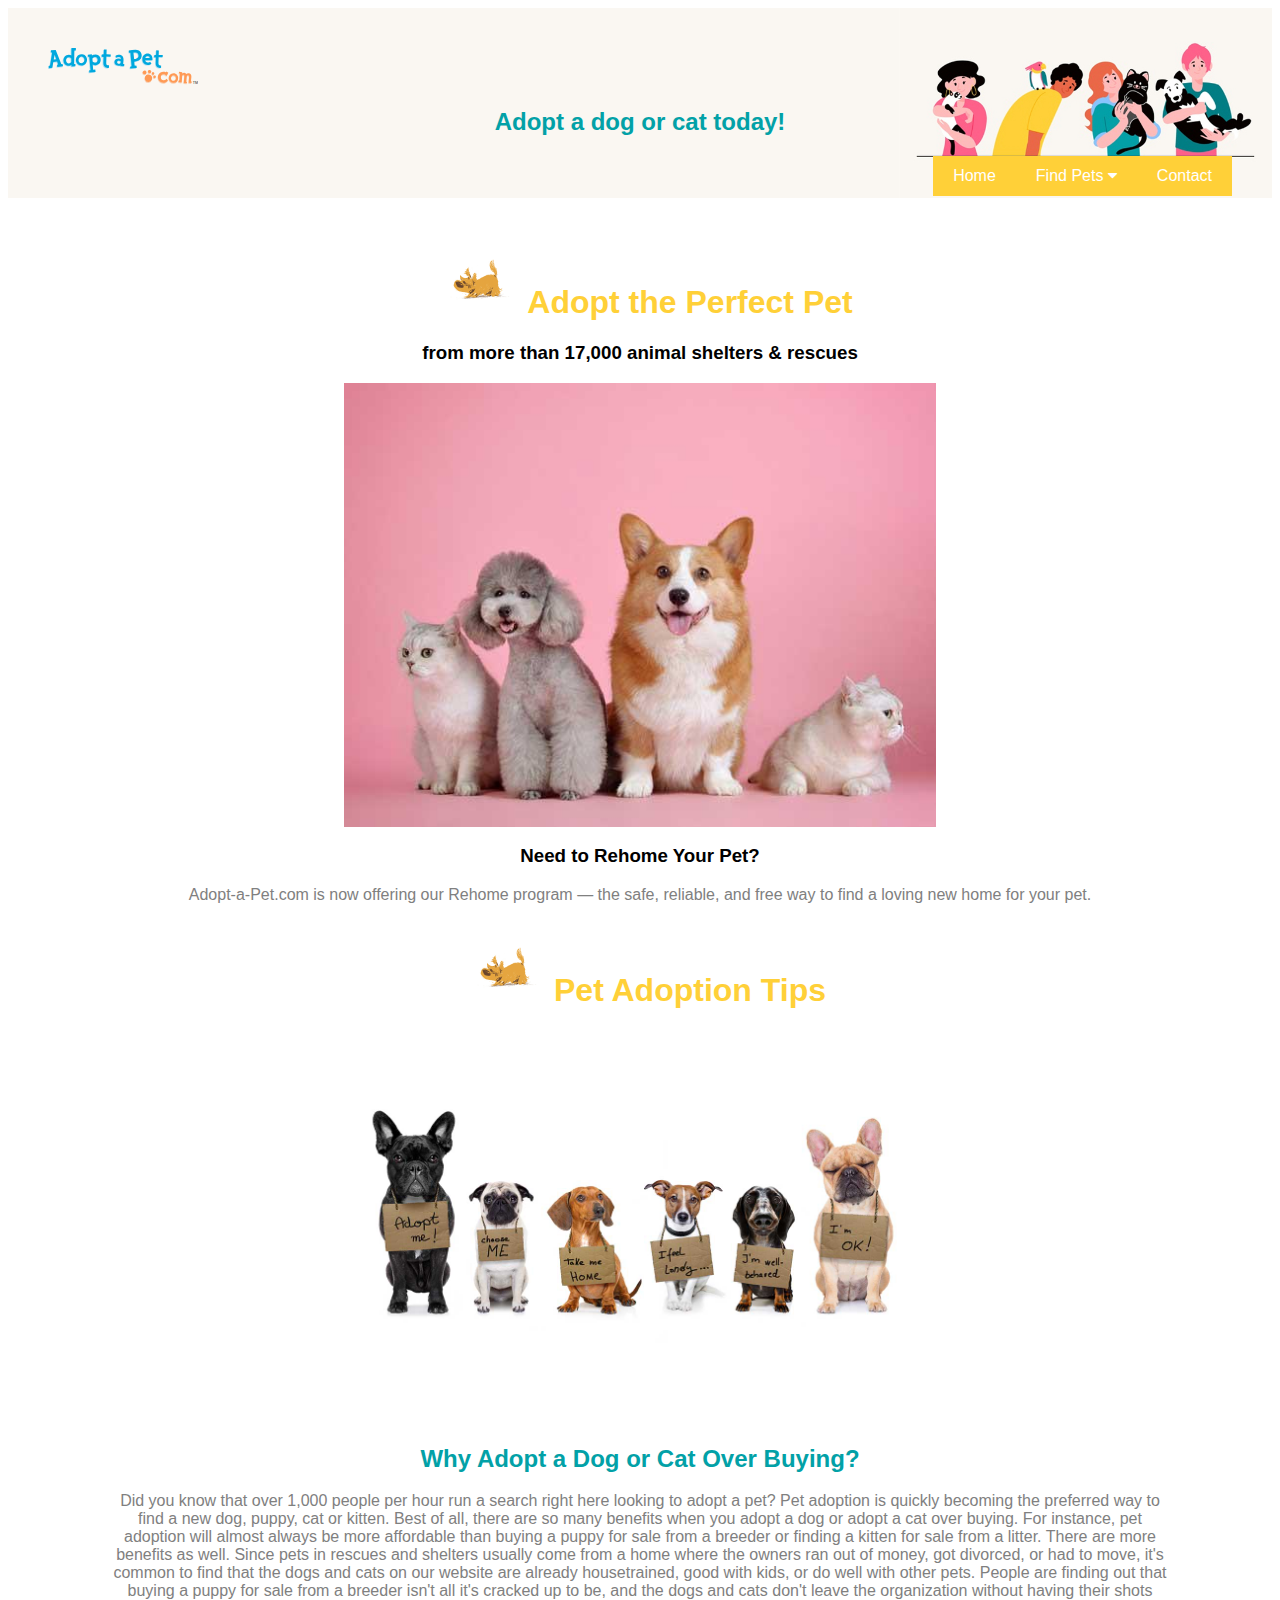
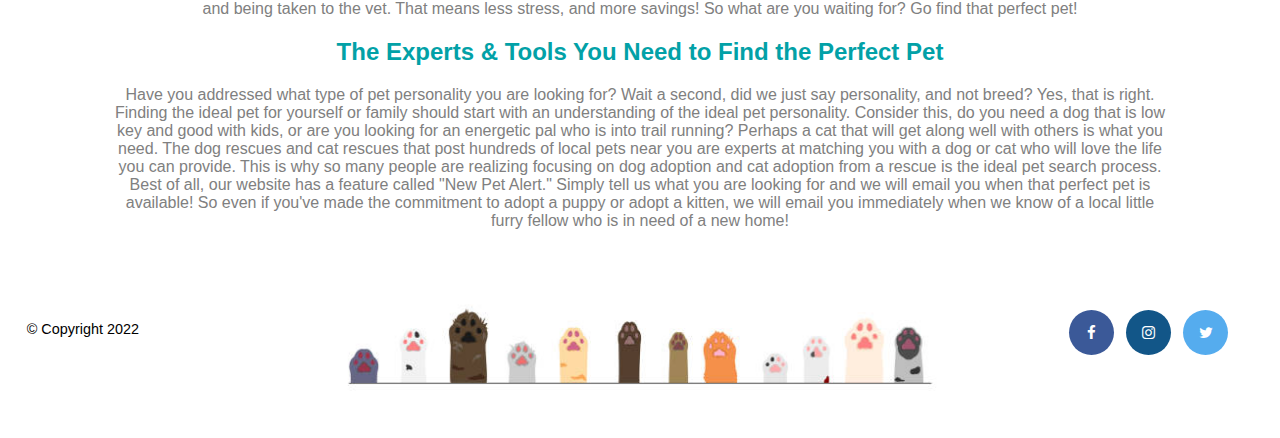
<file: index.html>
<!DOCTYPE html>
<html lang="en">
  <head>
    <meta charset="UTF-8" />
    <meta http-equiv="X-UA-Compatible" content="IE=edge" />
    <meta name="viewport" content="width=device-width, initial-scale=1.0" />
    <title>Index</title>
    <link
      rel="stylesheet"
      href="https://cdnjs.cloudflare.com/ajax/libs/font-awesome/4.7.0/css/font-awesome.min.css"
    />
    <link rel="stylesheet" href="styles.css" />
  </head>
  <body>
    <!-- Container to wrap everything-->
    <div id="container">
      <!-- Brand of Website-->
      <header>
        <!-- Logo Image -->
        <div class="logo">
          <img src="images/logo.svg" alt="Adopt a Pet Logo" width="150" />
        </div>
        <h2>Adopt a dog or cat today!</h2>
        <!-- Main Navigation-->
       <div class="navbar">
        <a href="contact.html">Contact</a>
          <div class="dropdown">
            <button class="dropbtn" onclick="myFunction()">
              Find Pets
              <i class="fa fa-caret-down"></i>
            </button>
            <div class="dropdown-content" id="myDropdown">
              <a href="findpets.html">Feature Pets</a>
              <a href="dog-gallery.html">Adopt a Dog</a>
               <a href="cat-gallery.html">Adopt a Cat</a>
            </div>
          </div> 

         <a class="active" href="index.html">Home</a>
         </ul>
        </div>

        <!-- End Navigation-->
      </header>
      <!-- End Header -->

      <!-- Main Content-->
      <main id="indexpage">
        <h1>Adopt the Perfect Pet</h1>
        <h3>from more than 17,000 animal shelters & rescues</h3>
        <img
          src="images/pets.jpeg"
          alt="Two Cute Dogs and Two Pretty Cats"
          width="500"
        />
        <h3>Need to Rehome Your Pet?</h3>
        <p>
          Adopt-a-Pet.com is now offering our Rehome program — the safe,
          reliable, and free way to find a loving new home for your pet.
        </p>
        <div class="tips">
          <h1>Pet Adoption Tips</h1>
          <img
            src="images/adopt-a-pet.jpeg"
            alt="Pets that Need Adoption"
            width="500"
          />
          <h2>Why Adopt a Dog or Cat Over Buying?</h2>
          <p>
            Did you know that over 1,000 people per hour run a search right here
            looking to adopt a pet? Pet adoption is quickly becoming the
            preferred way to find a new dog, puppy, cat or kitten. Best of all,
            there are so many benefits when you adopt a dog or adopt a cat over
            buying. For instance, pet adoption will almost always be more
            affordable than buying a puppy for sale from a breeder or finding a
            kitten for sale from a litter. There are more benefits as well.
            Since pets in rescues and shelters usually come from a home where
            the owners ran out of money, got divorced, or had to move, it's
            common to find that the dogs and cats on our website are already
            housetrained, good with kids, or do well with other pets. People are
            finding out that buying a puppy for sale from a breeder isn't all
            it's cracked up to be, and the dogs and cats don't leave the
            organization without having their shots and being taken to the vet.
            That means less stress, and more savings! So what are you waiting
            for? Go find that perfect pet!
          </p>
          <h2>The Experts & Tools You Need to Find the Perfect Pet</h2>
          <p>
            Have you addressed what type of pet personality you are looking for?
            Wait a second, did we just say personality, and not breed? Yes, that
            is right. Finding the ideal pet for yourself or family should start
            with an understanding of the ideal pet personality. Consider this,
            do you need a dog that is low key and good with kids, or are you
            looking for an energetic pal who is into trail running? Perhaps a
            cat that will get along well with others is what you need. The dog
            rescues and cat rescues that post hundreds of local pets near you
            are experts at matching you with a dog or cat who will love the life
            you can provide. This is why so many people are realizing focusing
            on dog adoption and cat adoption from a rescue is the ideal pet
            search process. Best of all, our website has a feature called "New
            Pet Alert." Simply tell us what you are looking for and we will
            email you when that perfect pet is available! So even if you've made
            the commitment to adopt a puppy or adopt a kitten, we will email you
            immediately when we know of a local little furry fellow who is in
            need of a new home!
          </p>
        </div>
      </main>
      <!-- End Main Contact-->

      <!-- Footer Information-->
      <footer>
        <div id="nondisclaimer">
          <div class="copy">&copy; Copyright 2022</div>

          <div class="social">
            <a href="#" class="fa fa-facebook"></a>
            <a href="#" class="fa fa-instagram"></a>
            <a href="#" class="fa fa-twitter"></a>
          </div>
        </div>
      </footer>
    </div>
    <!-- End Container-->
    <!-- Javascript -->
    <script src="js code/droptown-menu.js"> </script>
  </body>
</html>
</file>
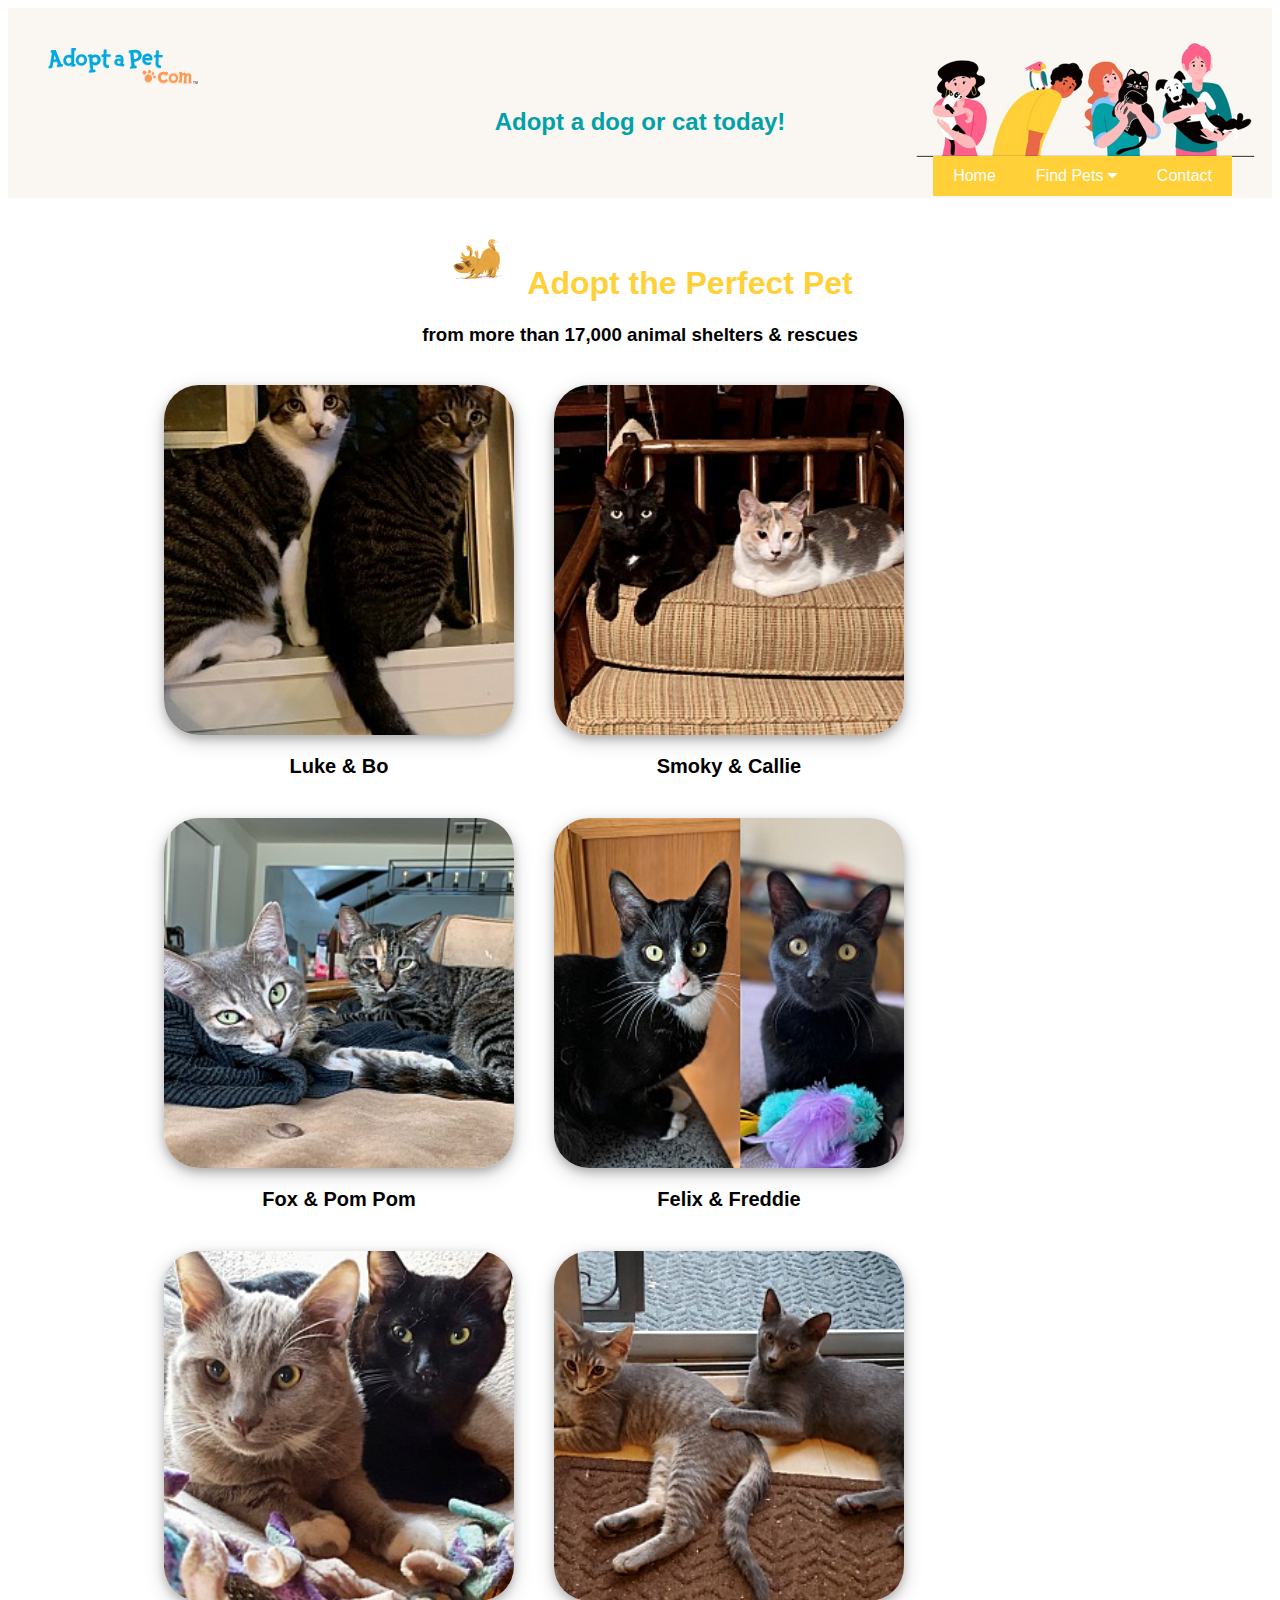
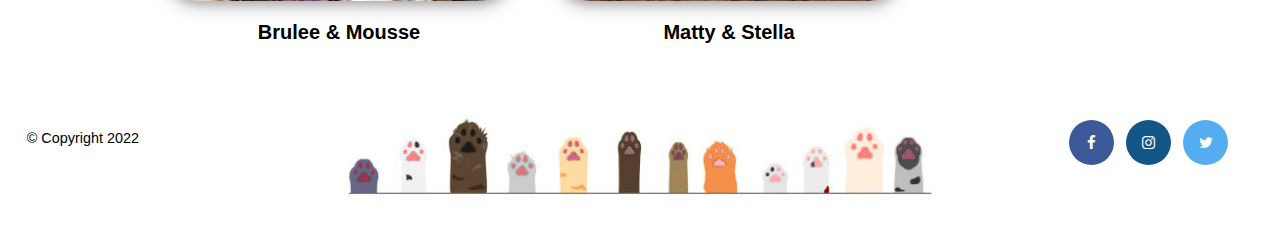
<file: cat-gallery.html>
<!DOCTYPE html>
<html lang="en">
  <head>
    <meta charset="UTF-8" />
    <meta http-equiv="X-UA-Compatible" content="IE=edge" />
    <meta name="viewport" content="width=device-width, initial-scale=1.0" />
    <title>Adopt a Cat</title>
    <link
      rel="stylesheet"
      href="https://cdnjs.cloudflare.com/ajax/libs/font-awesome/4.7.0/css/font-awesome.min.css"
    />
    <link rel="stylesheet" href="styles.css" />
  </head>
  <body>
    <!-- Container to wrap everything-->
    <div id="container">
      <!-- Brand of Website-->
      <header>
        <!-- Logo Image -->
        <div class="logo">
          <img src="images/logo.svg" alt="Adopt a Pet Logo" width="150" />
        </div>
        <h2>Adopt a dog or cat today!</h2>
        <!-- Main Navigation-->
        <div class="navbar">
          <a href="contact.html">Contact</a>

          <div class="dropdown">
            <button class="dropbtn" onclick="myFunction()">
              Find Pets
              <i class="fa fa-caret-down"></i>
            </button>
            <div class="dropdown-content" id="myDropdown">
              <a href="findpets.html">Feature Pets</a>
              <a href="dog-gallery.html">Adopt a Dog</a>
              <a href="cat-gallery.html">Adopt a Cat</a>
            </div>
          </div>

          <a href="index.html">Home</a>
        </div>
        <!-- End Navigation-->
      </header>
      <!-- End Header -->

      <!-- Main Content-->
      <main id="catgallerypage">
        <h1>Adopt the Perfect Pet</h1>
        <h3>from more than 17,000 animal shelters & rescues</h3>

        <ul id="catimages"></ul>

         <div id="popupwindow">
          <div id="title"></div>
          <div id="info"></div>
          <button id="closebox">Click to Close</botton>
          </div>

          <div id="lightbox">
            <div id="close">x</div>
          </div>
          <div id="backdrop"></div>
      </main>
      <!-- End Main Contact-->

      <!-- Footer Information-->
      <footer>
        <div id="nondisclaimer">
          <div class="copy">&copy; Copyright 2022</div>

          <div class="social">
            <a href="#" class="fa fa-facebook"></a>
            <a href="#" class="fa fa-instagram"></a>
            <a href="#" class="fa fa-twitter"></a>
          </div>
        </div>
      </footer>
    </div>
    <!-- End Container-->

    <!-- Javascript Code Section -->
    <script src="https://ajax.googleapis.com/ajax/libs/jquery/3.5.1/jquery.min.js"></script>
    <script src="js code/droptown-menu.js"></script>
    <script src="js code/cat-gallery.js"></script>
  </body>
</html>
</file>
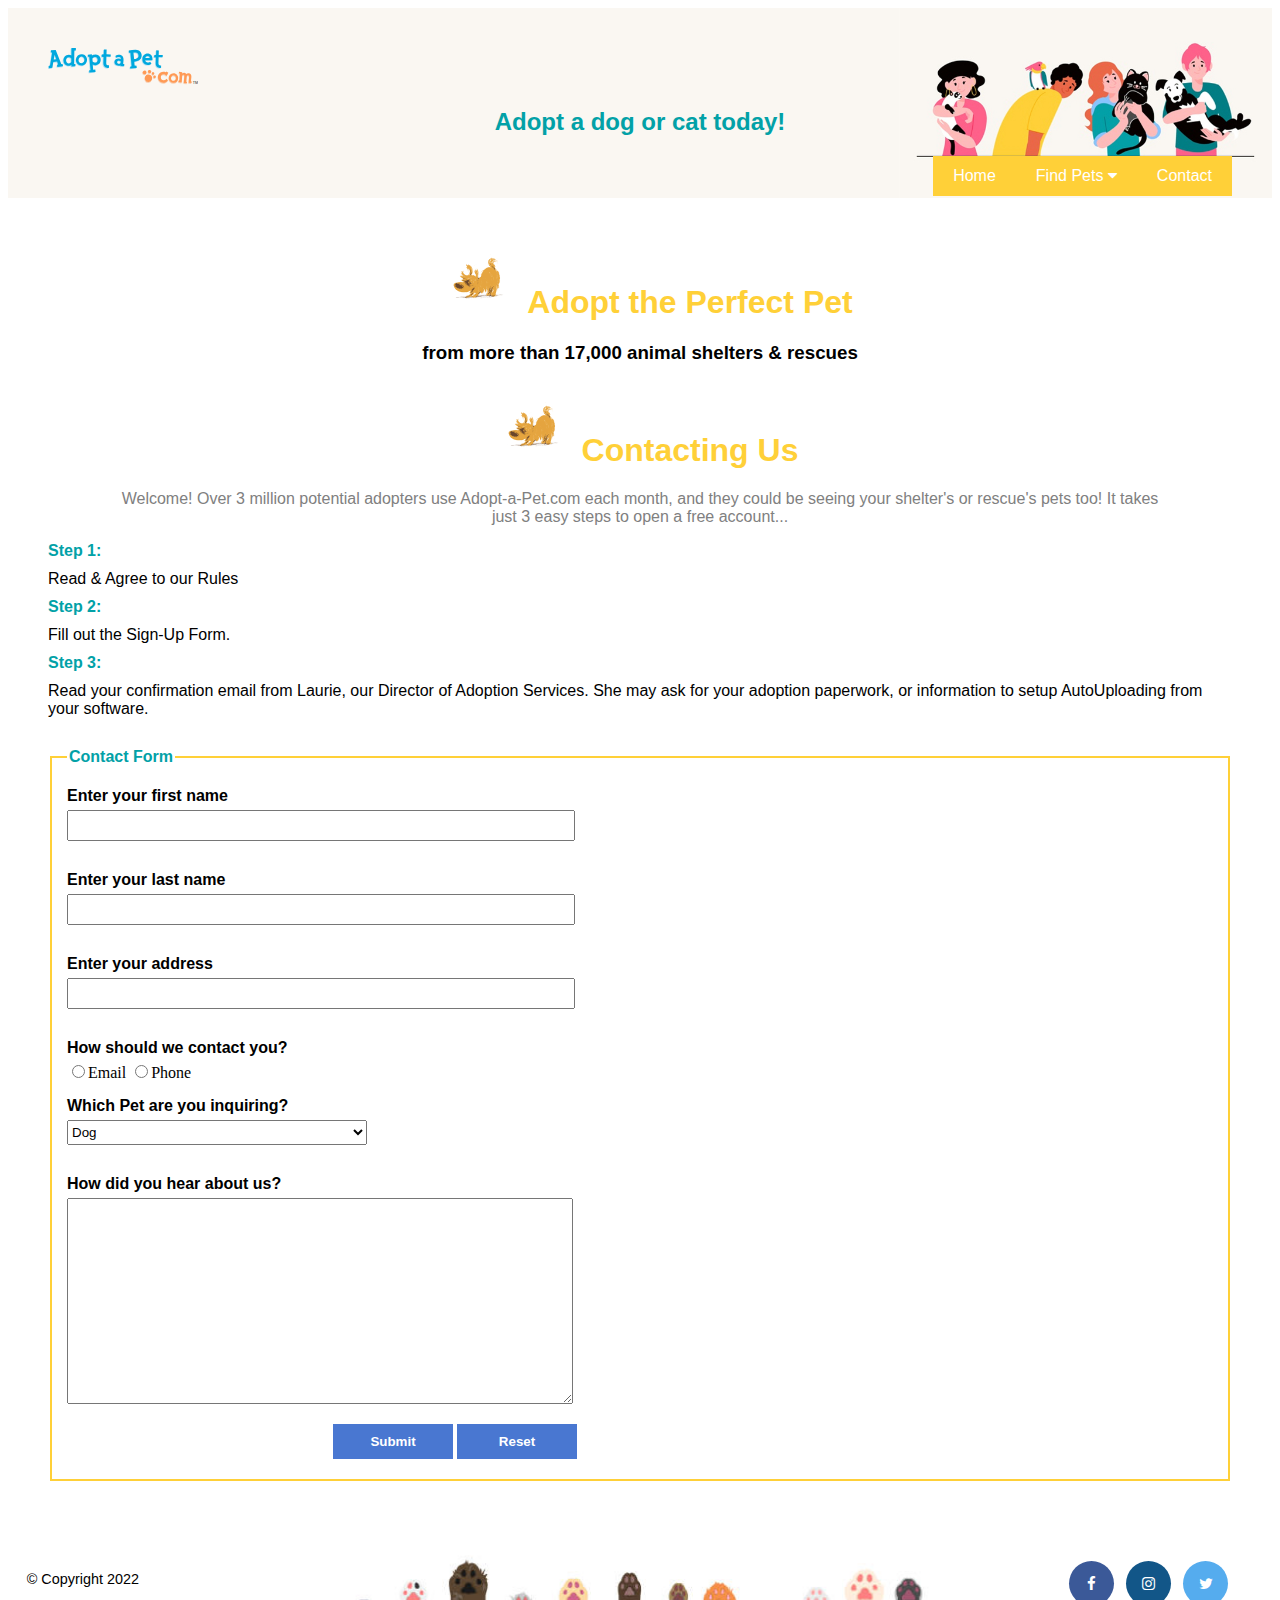
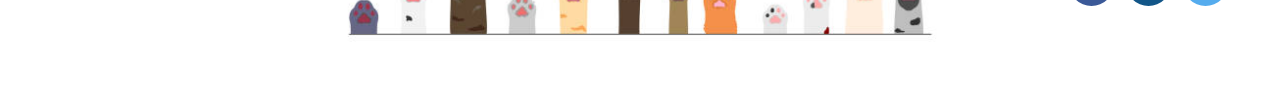
<file: contact.html>
<!DOCTYPE html>
<html lang="en">
  <head>
    <meta charset="UTF-8" />
    <meta http-equiv="X-UA-Compatible" content="IE=edge" />
    <meta name="viewport" content="width=device-width, initial-scale=1.0" />
    <title>Contact</title>
    <link
      rel="stylesheet"
      href="https://cdnjs.cloudflare.com/ajax/libs/font-awesome/4.7.0/css/font-awesome.min.css"
    />
    <link rel="stylesheet" href="styles.css" />
  </head>
  <body>
    <!-- Container to wrap everything-->
    <div id="container">
      <!-- Brand of Website-->
      <header>
        <!-- Logo Image -->
        <div class="logo">
          <img src="images/logo.svg" alt="Adopt a Pet Logo" width="150" />
        </div>
        <h2>Adopt a dog or cat today!</h2>
        <!-- Main Navigation-->
        <div class="navbar">
          <a href="contact.html">Contact</a>

          <div class="dropdown">
            <button class="dropbtn" onclick="myFunction()">
              Find Pets
              <i class="fa fa-caret-down"></i>
            </button>
            <div class="dropdown-content" id="myDropdown">
              <a href="findpets.html">Featured Pets</a>
              <a href="dog-gallery.html">Adopt a Dog</a>
              <a href="cat-gallery.html">Adopt a Cat</a>
            </div>
          </div>

          <a href="index.html">Home</a>
        </div>
        <!-- End Navigation-->
      </header>
      <!-- End Header -->

      <!-- Main Content-->
      <main id="contactpage">
        <h1>Adopt the Perfect Pet</h1>
        <h3>from more than 17,000 animal shelters & rescues</h3>
        <div class="contactinfo">
          <h1>Contacting Us</h1>
          <p>
            Welcome! Over 3 million potential adopters use Adopt-a-Pet.com each
            month, and they could be seeing your shelter's or rescue's pets too!
            It takes just 3 easy steps to open a free account...
          </p>
          <div class="step1">
            <span>Step 1:</span>
            <span>Read & Agree to our Rules</span>
          </div>
          <div class="step2">
            <span>Step 2:</span>
            <span>Fill out the Sign-Up Form.</span>
          </div>
          <div class="step3">
            <span>Step 3:</span>
            <span
              >Read your confirmation email from Laurie, our Director of
              Adoption Services. She may ask for your adoption paperwork, or
              information to setup AutoUploading from your software.</span
            >
          </div>
        </div>

        <form action="/contact" method="post">
          <fieldset>
            <legend>Contact Form</legend>
            <div id="contact-container">
              <div class="textbox">
                <label>Enter your first name</label>
                <input type="text" name="fname" />
                <label>Enter your last name</label>
                <input type="text" name="lname" />
                <label>Enter your address</label>
                <input type="address" name="address" />
              </div>
              <div class="radios">
                <label>How should we contact you?</label>
                <input
                  type="radio"
                  name="contact"
                  value="Email"
                  id="email"
                  onclick="showEmail()"
                />Email
                <input
                  type="radio"
                  name="contact"
                  value="Phone"
                  id="phone"
                  onclick="showPhone()"
                />Phone
              </div>
              <div id="inputcontact" style="display: none">
                <label id="contactmethod"></label>
                <input id="contactinfo" />
              </div>
              <div class="selectmenu">
                <label>Which Pet are you inquiring?</label>
                <select id="selectpet">
                  <option>Dog</option>
                  <option>Cat</option>
                  <option>Others</option>
                </select>
              </div>

              <div class="commentbox">
                <label>How did you hear about us?</label>
                <textarea rows="5" cols="30"></textarea>
              </div>

              <div class="button">
                <input type="submit" value="Submit" />
                <input type="reset" value="Reset" />
              </div>
            </div>
          </fieldset>
        </form>
      </main>
      <!-- End Main Contact-->

      <!-- Footer Information-->
      <footer>
        <div id="nondisclaimer">
          <div class="copy">&copy; Copyright 2022</div>

          <div class="social">
            <a href="#" class="fa fa-facebook"></a>
            <a href="#" class="fa fa-instagram"></a>
            <a href="#" class="fa fa-twitter"></a>
          </div>
        </div>
      </footer>
    </div>
    <!-- End Container-->
    <script src="js code/droptown-menu.js"></script>
    <script>
      function showEmail() {
        document.getElementById("inputcontact").style.display = "block";
        document.getElementById("contactmethod").innerHTML = "Enter your Email";
      }
      function showPhone() {
        document.getElementById("inputcontact").style.display = "block";
        document.getElementById("contactmethod").innerHTML = "Enter your Phone";
      }
    </script>
  </body>
</html>
</file>
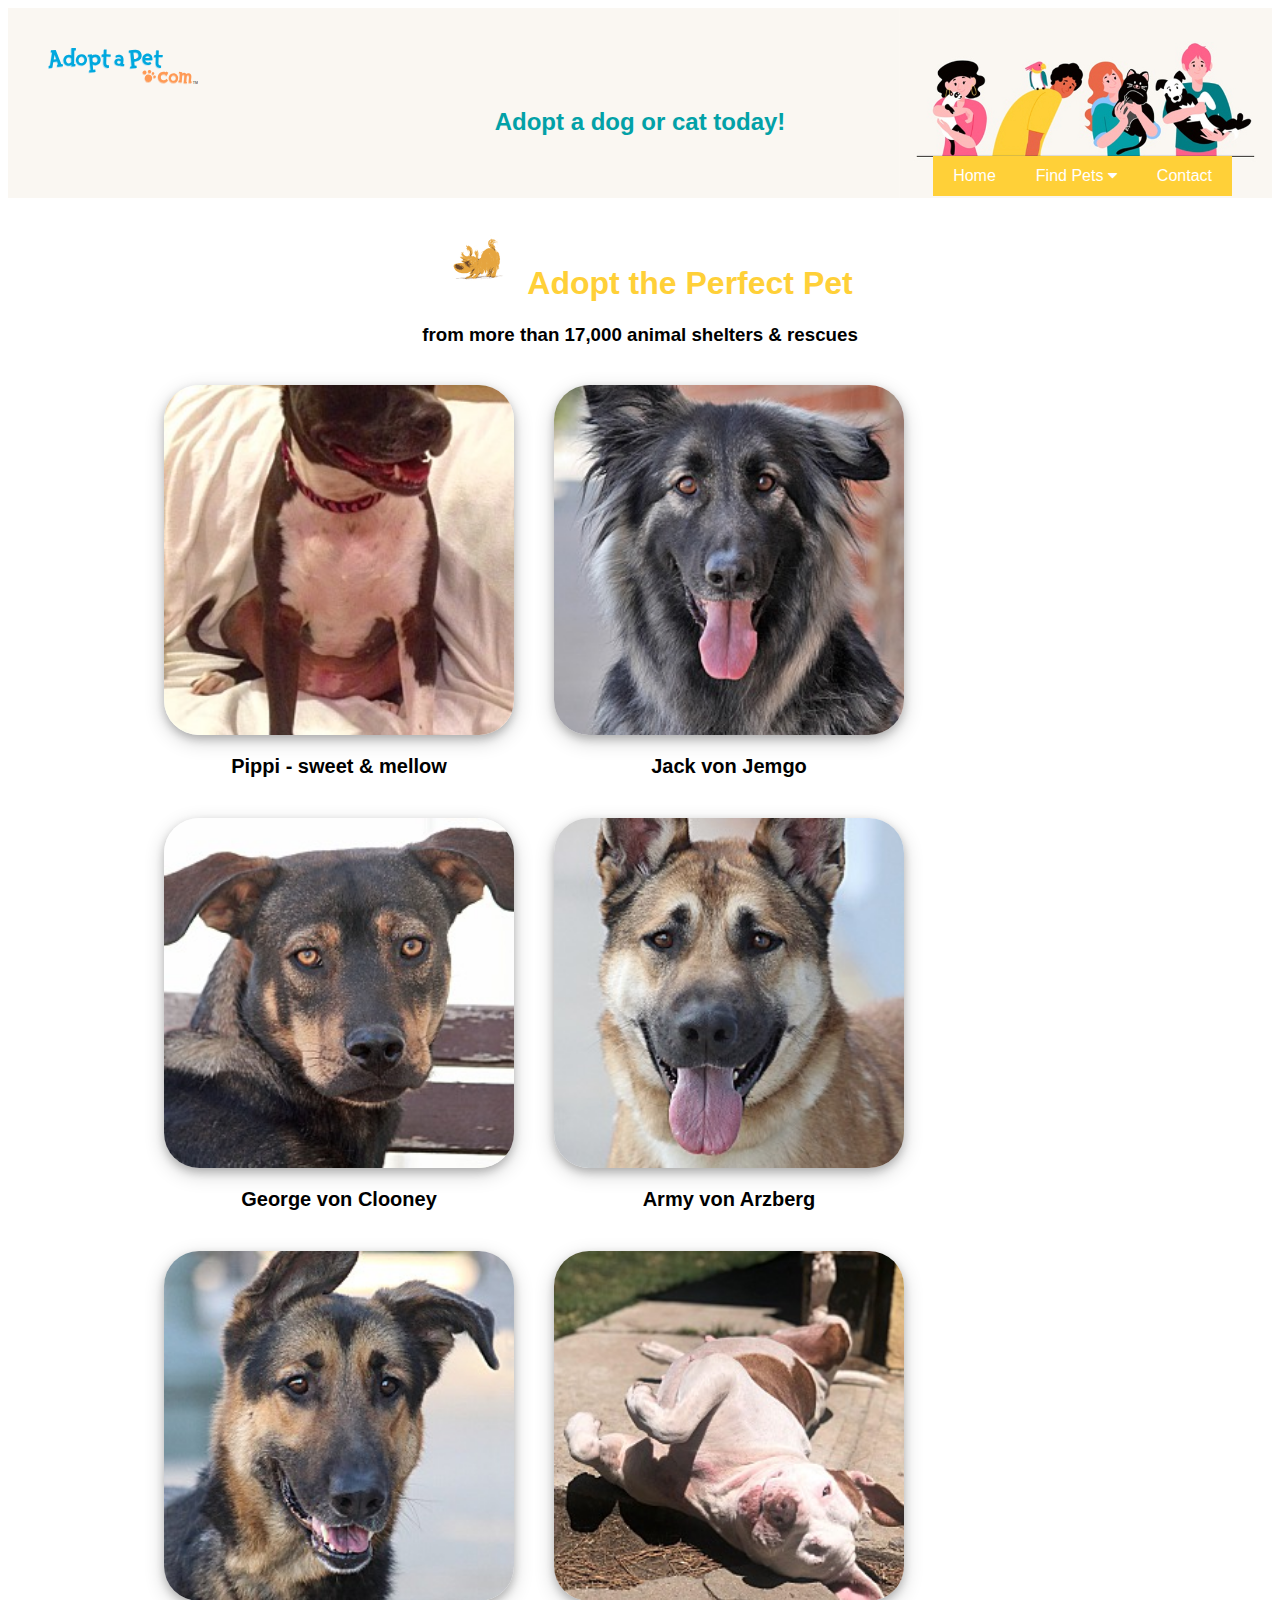
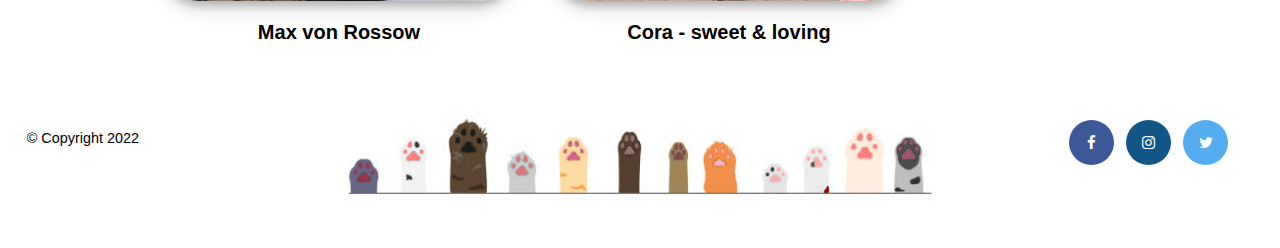
<file: dog-gallery.html>
<!DOCTYPE html>
<html lang="en">
  <head>
    <meta charset="UTF-8" />
    <meta http-equiv="X-UA-Compatible" content="IE=edge" />
    <meta name="viewport" content="width=device-width, initial-scale=1.0" />
    <title>Adopt a Dog</title>
    <link
      rel="stylesheet"
      href="https://cdnjs.cloudflare.com/ajax/libs/font-awesome/4.7.0/css/font-awesome.min.css"
    />
    <link rel="stylesheet" href="styles.css" />
  </head>
  <body>
    <!-- Container to wrap everything-->
    <div id="container">
      <!-- Brand of Website-->
      <header>
        <!-- Logo Image -->
        <div class="logo">
          <img src="images/logo.svg" alt="Adopt a Pet Logo" width="150" />
        </div>
        <h2>Adopt a dog or cat today!</h2>
        <!-- Main Navigation-->
        <div class="navbar">
          <a href="contact.html">Contact</a>

          <div class="dropdown">
            <button class="dropbtn" onclick="myFunction()">
              Find Pets
              <i class="fa fa-caret-down"></i>
            </button>
            <div class="dropdown-content" id="myDropdown">
              <a href="findpets.html">Feature Pets</a>
              <a href="dog-gallery.html">Adopt a Dog</a>
              <a href="cat-gallery.html">Adopt a Cat</a>
            </div>
          </div>

          <a href="index.html">Home</a>
        </div>
        <!-- End Navigation-->
      </header>
      <!-- End Header -->

      <!-- Main Content-->
      <main id="doggallerypage">
        <h1>Adopt the Perfect Pet</h1>
        <h3>from more than 17,000 animal shelters & rescues</h3>

        <ul id="dogimages">
          <!-- <li id="dogs">
            <img src="gallery/dog1.jpeg" alt="Cute Dog Photo 1" />
            </li> 
            <li id="dogs">
            <img src="gallery/dog2.jpeg" alt="Cute Dog Photo 2" />
            </li> 
            <li id="dogs">
            <img src="gallery/dog3.jpeg" alt="Cute Dog Photo 3" />
            </li> 
            <li id="dogs">
            <img src="gallery/dog4.jpeg" alt="Cute Dog Photo 4" />
            </li> 
            <li id="dogs">
            <img src="gallery/dog5.jpeg" alt="Cute Dog Photo 5" />
            </li> 
            <li id="dogs">
            <img src="gallery/dog6.jpeg" alt="Cute Dog Photo 6" />
            </li> 
          -->
        </ul>
        <div id="popupwindow">
          <div id="title"></div>
          <div id="info"></div>
          <button id="closebox">Click to Close</botton>
          </div>

          <div id="lightbox">
            <div id="close">x</div>
          </div>
          <div id="backdrop"></div>
        
      </main>
      <!-- End Main Contact-->

      <!-- Footer Information-->
      <footer>
        <div id="nondisclaimer">
          <div class="copy">&copy; Copyright 2022</div>

          <div class="social">
            <a href="#" class="fa fa-facebook"></a>
            <a href="#" class="fa fa-instagram"></a>
            <a href="#" class="fa fa-twitter"></a>
          </div>
        </div>
      </footer>
    </div>
    <!-- End Container-->
    <!-- Javascript Code Section -->
<script src="https://ajax.googleapis.com/ajax/libs/jquery/3.5.1/jquery.min.js"></script>
    <script src="js code/droptown-menu.js"> </script>
    <script src="js code/dog-gallery.js"> </script>
  
  </body>
</html>
</file>
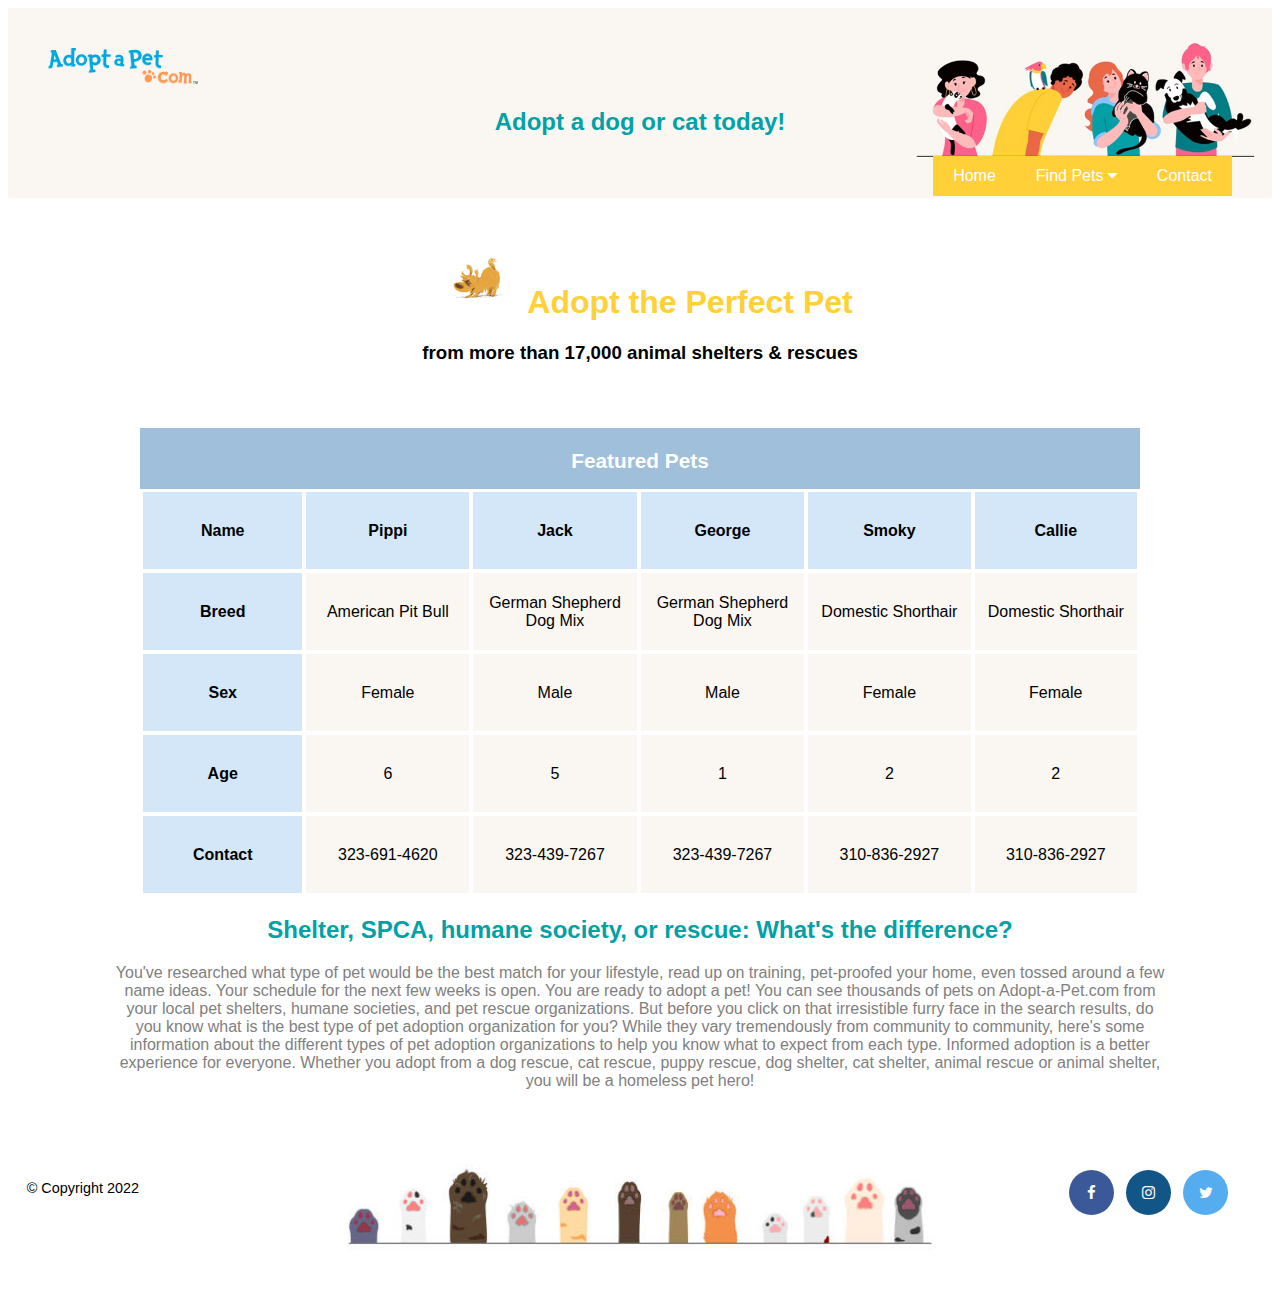
<file: findpets.html>
<!DOCTYPE html>
<html lang="en">
  <head>
    <meta charset="UTF-8" />
    <meta http-equiv="X-UA-Compatible" content="IE=edge" />
    <meta name="viewport" content="width=device-width, initial-scale=1.0" />
    <title>Featured Pets</title>
    <link
      rel="stylesheet"
      href="https://cdnjs.cloudflare.com/ajax/libs/font-awesome/4.7.0/css/font-awesome.min.css"
    />
    <link rel="stylesheet" href="styles.css" />
  </head>
  <body>
    <!-- Container to wrap everything-->
    <div id="container">
      <!-- Brand of Website-->
      <header>
        <!-- Logo Image -->
        <div class="logo">
          <img src="images/logo.svg" alt="Adopt a Pet Logo" width="150" />
        </div>
        <h2>Adopt a dog or cat today!</h2>
        <!-- Main Navigation-->
        <div class="navbar">
          <a href="contact.html">Contact</a>

          <div class="dropdown">
            <button class="dropbtn" onclick="myFunction()">
              Find Pets
              <i class="fa fa-caret-down"></i>
            </button>
            <div class="dropdown-content" id="myDropdown">
              <a href="findpets.html">Featured Pets</a>
              <a href="dog-gallery.html">Adopt a Dog</a>
              <a href="cat-gallery.html">Adopt a Cat</a>
            </div>
          </div>

          <a href="index.html">Home</a>
        </div>
        <!-- End Navigation-->
      </header>
      <!-- End Header -->

      <!-- Main Content-->
      <main id="findpetspage">
        <h1>Adopt the Perfect Pet</h1>
        <h3>from more than 17,000 animal shelters & rescues</h3>
        <table>
          <caption>
            Featured Pets
          </caption>
          <thead>
            <tr>
              <th>Name</th>
              <th>Pippi</th>
              <th>Jack</th>
              <th>George</th>
              <th>Smoky</th>
              <th>Callie</th>
            </tr>
          </thead>
          <tbody>
            <tr>
              <td>Breed</td>
              <td>American Pit Bull</td>
              <td>German Shepherd Dog Mix</td>
              <td>German Shepherd Dog Mix</td>
              <td>Domestic Shorthair</td>
              <td>Domestic Shorthair</td>
            </tr>
            <tr>
              <td>Sex</td>
              <td>Female</td>
              <td>Male</td>
              <td>Male</td>
              <td>Female</td>
              <td>Female</td>
            </tr>
            <tr>
              <td>Age</td>
              <td>6</td>
              <td>5</td>
              <td>1</td>
              <td>2</td>
              <td>2</td>
            </tr>
          </tbody>
          <tfoot>
            <tr>
              <td>Contact</td>
              <td>323-691-4620</td>
              <td>323-439-7267</td>
              <td>323-439-7267</td>
              <td>310-836-2927</td>
              <td>310-836-2927</td>
            </tr>
          </tfoot>
        </table>
        <h2>
          Shelter, SPCA, humane society, or rescue: What's the difference?
        </h2>
        <p>
          You've researched what type of pet would be the best match for your
          lifestyle, read up on training, pet-proofed your home, even tossed
          around a few name ideas. Your schedule for the next few weeks is open.
          You are ready to adopt a pet! You can see thousands of pets on
          Adopt-a-Pet.com from your local pet shelters, humane societies, and
          pet rescue organizations. But before you click on that irresistible
          furry face in the search results, do you know what is the best type of
          pet adoption organization for you? While they vary tremendously from
          community to community, here's some information about the different
          types of pet adoption organizations to help you know what to expect
          from each type. Informed adoption is a better experience for everyone.
          Whether you adopt from a dog rescue, cat rescue, puppy rescue, dog
          shelter, cat shelter, animal rescue or animal shelter, you will be a
          homeless pet hero!
        </p>
      </main>
      <!-- End Main Contact-->

      <!-- Footer Information-->
      <footer>
        <div id="nondisclaimer">
          <div class="copy">&copy; Copyright 2022</div>

          <div class="social">
            <a href="#" class="fa fa-facebook"></a>
            <a href="#" class="fa fa-instagram"></a>
            <a href="#" class="fa fa-twitter"></a>
          </div>
        </div>
      </footer>
    </div>
    <!-- End Container-->
    <script src="js code/droptown-menu.js"> </script>
  </body>
</html>
</file>
<file: styles.css>
/* header style */
header {
  background: no-repeat #faf7f2 url(images/main-header.jpg);
  background-size: 800px;
  height: 110px;
  background-position: right;
  padding: 40px;
}
/* navigation style */
.navbar {
  overflow: hidden;
  font-family: Impact, Haettenschweiler, "Arial Narrow Bold", sans-serif;
}

.navbar a {
  float: right;
  font-size: 16px;
  color: white;
  background-color: #ffd038;
  text-align: center;
  padding: 11px 20px;
  text-decoration: none;
}

.dropdown {
  float: right;
  overflow: hidden;
  background-color: #ffd038;
}

.dropdown .dropbtn {
  cursor: pointer;
  font-size: 16px;
  border: none;
  outline: none;
  color: white;
  padding: 11px 20px;
  background-color: inherit;
  font-family: inherit;
  margin: 0;
}

.navbar a:hover,
.dropdown:hover .dropbtn,
.dropbtn:focus {
  background-color: #02a1a7;
}
.navbar a:active {
  background: #02a1a7;
  border: 2px;
}

.dropdown-content {
  display: none;
  position: absolute;
  background-color: #f9f9f9;
  min-width: 160px;
  box-shadow: 0px 8px 16px 0px rgba(0, 0, 0, 0.2);
  z-index: 1;
}

.dropdown-content a {
  float: none;
  color: white;
  padding: 12px 16px;
  text-decoration: none;
  display: block;
  text-align: left;
}

.dropdown-content a:hover {
  background-color: #ddd;
}

.show {
  display: block;
}

/* main style */
p,
h1,
h2,
h3 {
  font-family: -apple-system, BlinkMacSystemFont, "Segoe UI", Roboto, Oxygen,
    Ubuntu, Cantarell, "Open Sans", "Helvetica Neue", sans-serif;
  padding: 0 4em 0 4em;
}
p {
  color: grey;
}
h2 {
  color: #02a1a7;
}
h1 {
  color: #ffd038;
}
h1::before {
  content: url(images/dog-animated.gif);
  width: 5px;
}
h1,
h2,
h3 {
  text-align: center;
}
p {
  text-align: center;
}
/* footer style */
footer {
  background: no-repeat url(images/paws.jpeg);
  background-size: 600px;
  height: 160px;
  background-position: bottom;
}
footer #nondisclaimer .copy {
  font-family: Arial, Helvetica, sans-serif;
  display: inline-block;
  padding: 3.5em 3.5em 3.5em 1.3em;
  float: left;
  font-size: 0.9em;
}
footer #nondisclaimer .social {
  display: inline-block;
  padding: 2.5em;
  /* margin-right: 9.25em; */
  float: right;
}
footer #nondisclaimer .social .fa {
  padding: 15px;
  font-size: 15px;
  width: 15px;
  text-align: center;
  text-decoration: none;
  margin: 0 4px;
  border-radius: 50%;
}
footer #nondisclaimer .social .fa:hover {
  opacity: 0.7;
}
footer #nondisclaimer .social .fa-facebook {
  background: #3b5998;
  color: white;
}
footer #nondisclaimer .social .fa-instagram {
  background: #125688;
  color: white;
}
footer #nondisclaimer .social .fa-twitter {
  background: #55acee;
  color: white;
}
/* index page */
#indexpage {
  margin: 40px;
}
#indexpage img {
  display: block;
  margin-left: auto;
  margin-right: auto;
  width: 50%;
}
/* find pets page */
#findpetspage {
  margin: 40px;
}
table {
  width: 1000px;
  margin: 4em auto 0 auto;
}
caption {
  background: #9fbfdb;
  height: 40px;
  color: #fff;
  font-size: 1.3em;
  font-weight: bold;
  font-family: -apple-system, BlinkMacSystemFont, "Segoe UI", Roboto, Oxygen,
    Ubuntu, Cantarell, "Open Sans", "Helvetica Neue", sans-serif;
  padding-top: 1em;
}
thead {
  background: #bde1ff;
  font-family: -apple-system, BlinkMacSystemFont, "Segoe UI", Roboto, Oxygen,
    Ubuntu, Cantarell, "Open Sans", "Helvetica Neue", sans-serif;
}
tbody,
tfoot {
  background: #faf7f2;
  text-align: center;
  font-family: -apple-system, BlinkMacSystemFont, "Segoe UI", Roboto, Oxygen,
    Ubuntu, Cantarell, "Open Sans", "Helvetica Neue", sans-serif;
}
th,
td {
  width: 225px;
  height: 75px;
  vertical-align: middle;
  border: solid 1px #fff;
}
thead tr:first-child {
  font-weight: bold;
  background: #d3e7f8;
}
tbody tr td:first-child {
  font-weight: bold;
  background: #d3e7f8;
}
tfoot tr td:first-child {
  font-weight: bold;
  background: #d3e7f8;
}
/* dog-gallery page */

#doggallerypage {
  padding: 0 6em 0 6em;
}
#dogimages {
  display: flex;
  flex-wrap: wrap;
  text-align: center;
}
#dogimages #dogs {
  display: inline-block;
  position: relative;
  padding: 20px;
}
#dogimages #dogs img {
  display: flex;
  justify-content: center;
  width: 350px;
  border-radius: 10%;
  box-shadow: 0 4px 8px 0 rgba(0, 0, 0, 0.2), 0 6px 20px 0 rgba(0, 0, 0, 0.19);
}
#dogimages #dogs #dogcaptions {
  display: block;
  border: none;
  text-align: center;
  padding-top: 10px;
  font-family: -apple-system, BlinkMacSystemFont, "Segoe UI", Roboto, Oxygen,
    Ubuntu, Cantarell, "Open Sans", "Helvetica Neue", sans-serif;
  font-weight: bold;
  font-size: 20px;
}
#desc {
  background-color: #02a1a7;
  color: white;
  font-size: 20px;
  font-family: -apple-system, BlinkMacSystemFont, "Segoe UI", Roboto, Oxygen,
    Ubuntu, Cantarell, "Open Sans", "Helvetica Neue", sans-serif;
  border: none;
  padding: 15px;
  cursor: pointer;
}
#text {
  opacity: 0;
  position: absolute;
  top: 40%;
  left: 50%;
  color: #ffd038;
  font-family: -apple-system, BlinkMacSystemFont, "Segoe UI", Roboto, Oxygen,
    Ubuntu, Cantarell, "Open Sans", "Helvetica Neue", sans-serif;
  background-color: #02a1a7;
  padding: 10px;
  font-size: 20px;
  -webkit-transform: translate(-50%, -50%);
  -ms-transform: translate(-50%, -50%);
  transform: translate(-50%, -50%);
}
#text:hover {
  opacity: 100%;
  cursor: pointer;
}
#popupwindow {
  visibility: hidden;
  background-color: #ffd038;
  height: auto;
  width: 20%;
  position: fixed;
  top: 30%;
  left: 40%;
  font-family: -apple-system, BlinkMacSystemFont, "Segoe UI", Roboto, Oxygen,
    Ubuntu, Cantarell, "Open Sans", "Helvetica Neue", sans-serif;
  text-align: center;
  padding: 20px;
  display: block;
}
#popupwindow #title {
  font-size: 30px;
  font-weight: bold;
  padding: 30px;
  color: white;
}
#info {
  color: white;
  font-size: 16px;
  margin: 10px;
}
#popupwindow #closebox {
  padding: 10px;
  margin: 30px;
  font-size: 15px;
  background-color: #02a1a7;
  color: white;
  border-style: none;
  cursor: pointer;
  margin: 10px;
}

#backdrop {
  z-index: 1;
  opacity: 0;
  filter: alpha(opacity=0);
  display: none;
  position: fixed;
  top: 0px;
  left: 0px;
  width: 100%;
  height: 100%;
  background: #000;
}
#lightbox {
  z-index: 2;
  position: fixed;
  opacity: 1;
  display: none;
  top: 50%;
  left: 50%;
  transform: translate(-50%, -50%);
  width: auto;
  height: auto;
  background: #fff;
  border-radius: 5px;
  -moz-box-shadow: 0px 0px 5px #444444;
  -webkit-box-shadow: 0px 0px 5px #444444;
  box-shadow: 0px 0px 5px #444444;
}
#lightbox img {
  width: 600px;
  height: 600px;
  margin: 20px;
}
#close {
  font-size: 30px;
  color: white;
  font-family: Arial, Helvetica, sans-serif;
  text-align: right;
  cursor: pointer;
  background-color: #02a1a7;
  padding: 3px 10px 3px 10px;
}
/* cat-gallery page */
#catgallerypage {
  padding: 0 6em 0 6em;
}
#catimages {
  display: flex;
  flex-wrap: wrap;
  text-align: center;
}
#catimages #cats {
  display: inline-block;
  position: relative;
  padding: 20px;
}
#catimages #cats img {
  display: flex;
  justify-content: center;
  width: 350px;
  border-radius: 10%;
  box-shadow: 0 4px 8px 0 rgba(0, 0, 0, 0.2), 0 6px 20px 0 rgba(0, 0, 0, 0.19);
}
#catimages #cats #catcaptions {
  display: block;
  border: none;
  text-align: center;
  padding-top: 10px;
  font-family: -apple-system, BlinkMacSystemFont, "Segoe UI", Roboto, Oxygen,
    Ubuntu, Cantarell, "Open Sans", "Helvetica Neue", sans-serif;
  font-weight: bold;
  font-size: 20px;
}
#catimages #cats #overlay {
  position: absolute;
  top: 0;
  bottom: 0;
  width: 100%;
  height: 100%;
  display: flex;
  align-content: center;
  text-align: center;
  background-color: white;
  opacity: 0;
  transition: 1s ease;
  cursor: pointer;
}
#catimages #cats #overlay #text {
  position: absolute;
  top: 45%;
  left: 43%;
  color: #ffd038;
  font-family: -apple-system, BlinkMacSystemFont, "Segoe UI", Roboto, Oxygen,
    Ubuntu, Cantarell, "Open Sans", "Helvetica Neue", sans-serif;
  background-color: #02a1a7;
  visibility: visible;
  padding: 10px;
  font-size: 20px;
  -webkit-transform: translate(-50%, -50%);
  -ms-transform: translate(-50%, -50%);
  transform: translate(-50%, -50%);
}
#catimages #cats #overlay:hover {
  opacity: 70%;
}
/* contact page */
#contactpage {
  margin: 40px;
}
span {
  display: block;
  margin-top: 10px;
  font-family: -apple-system, BlinkMacSystemFont, "Segoe UI", Roboto, Oxygen,
    Ubuntu, Cantarell, "Open Sans", "Helvetica Neue", sans-serif;
}
span:first-child {
  font-weight: bold;
  color: #02a1a7;
}
fieldset {
  margin-top: 30px;
}
label {
  display: block;
  margin: 15px 0 5px 0;
  font-family: Arial, Helvetica, sans-serif;
  font-weight: bold;
}
#contact-container {
  display: flex;
  flex-direction: column;
  width: 510px;
}
legend {
  color: #02a1a7;
  font-family: Arial, Helvetica, sans-serif;
  font-weight: bold;
}
fieldset {
  border: solid 2px #ffd038;
  padding-left: 15px;
  padding-right: 600px;
}
input[type="text"],
input[type="address"] {
  width: 500px;
  height: 25px;
  margin-bottom: 15px;
}
#contactinfo {
  width: 500px;
  height: 25px;
  margin-bottom: 15px;
}
#selectpet {
  width: 300px;
  height: 25px;
  margin-bottom: 15px;
}
textarea {
  display: block;
  width: 500px;
  height: 200px;
}
input[type="submit"],
input[type="reset"] {
  margin: 20px 0 10px 0;
  width: 100px;
}
form .button input {
  background-color: #4977d1;
  border-style: hidden;
  color: #fff;
  height: 35px;
  width: 120px;
  font-weight: bold;
}
.button {
  text-align: right;
}
</file>
